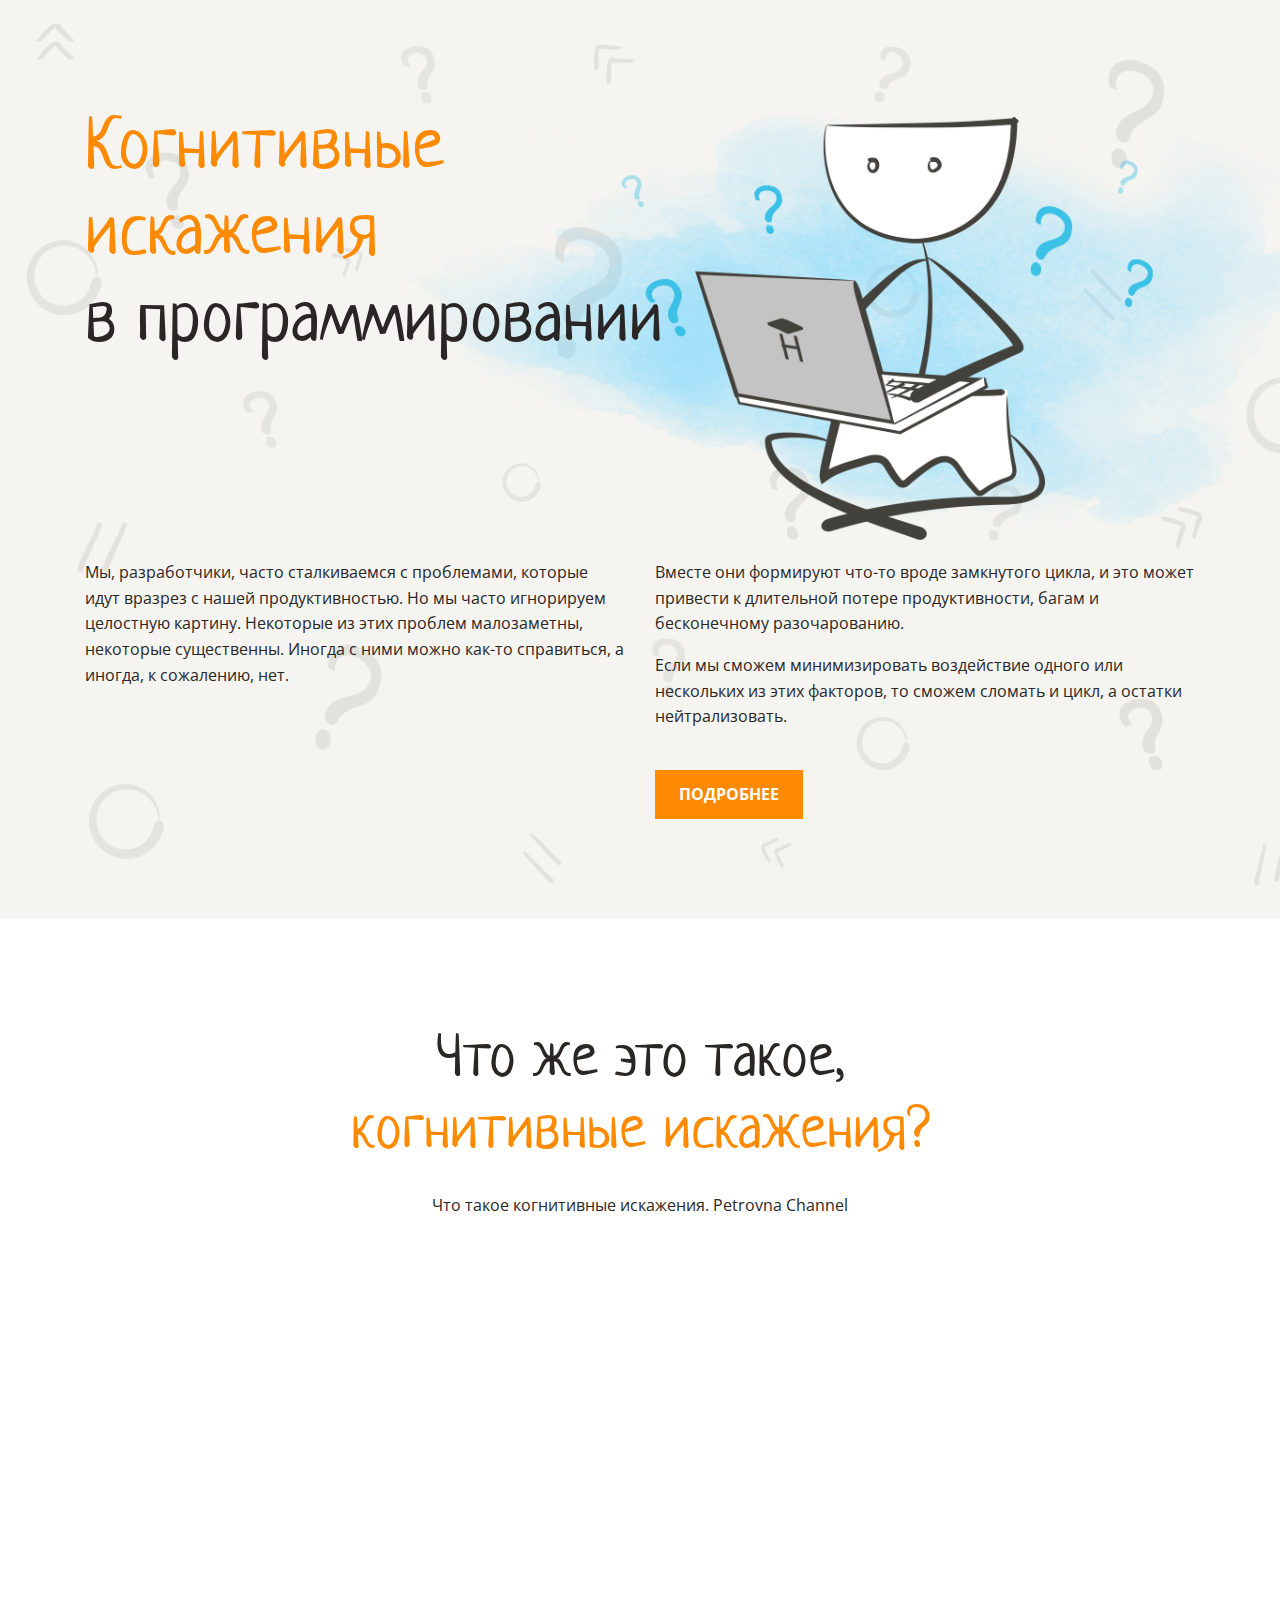
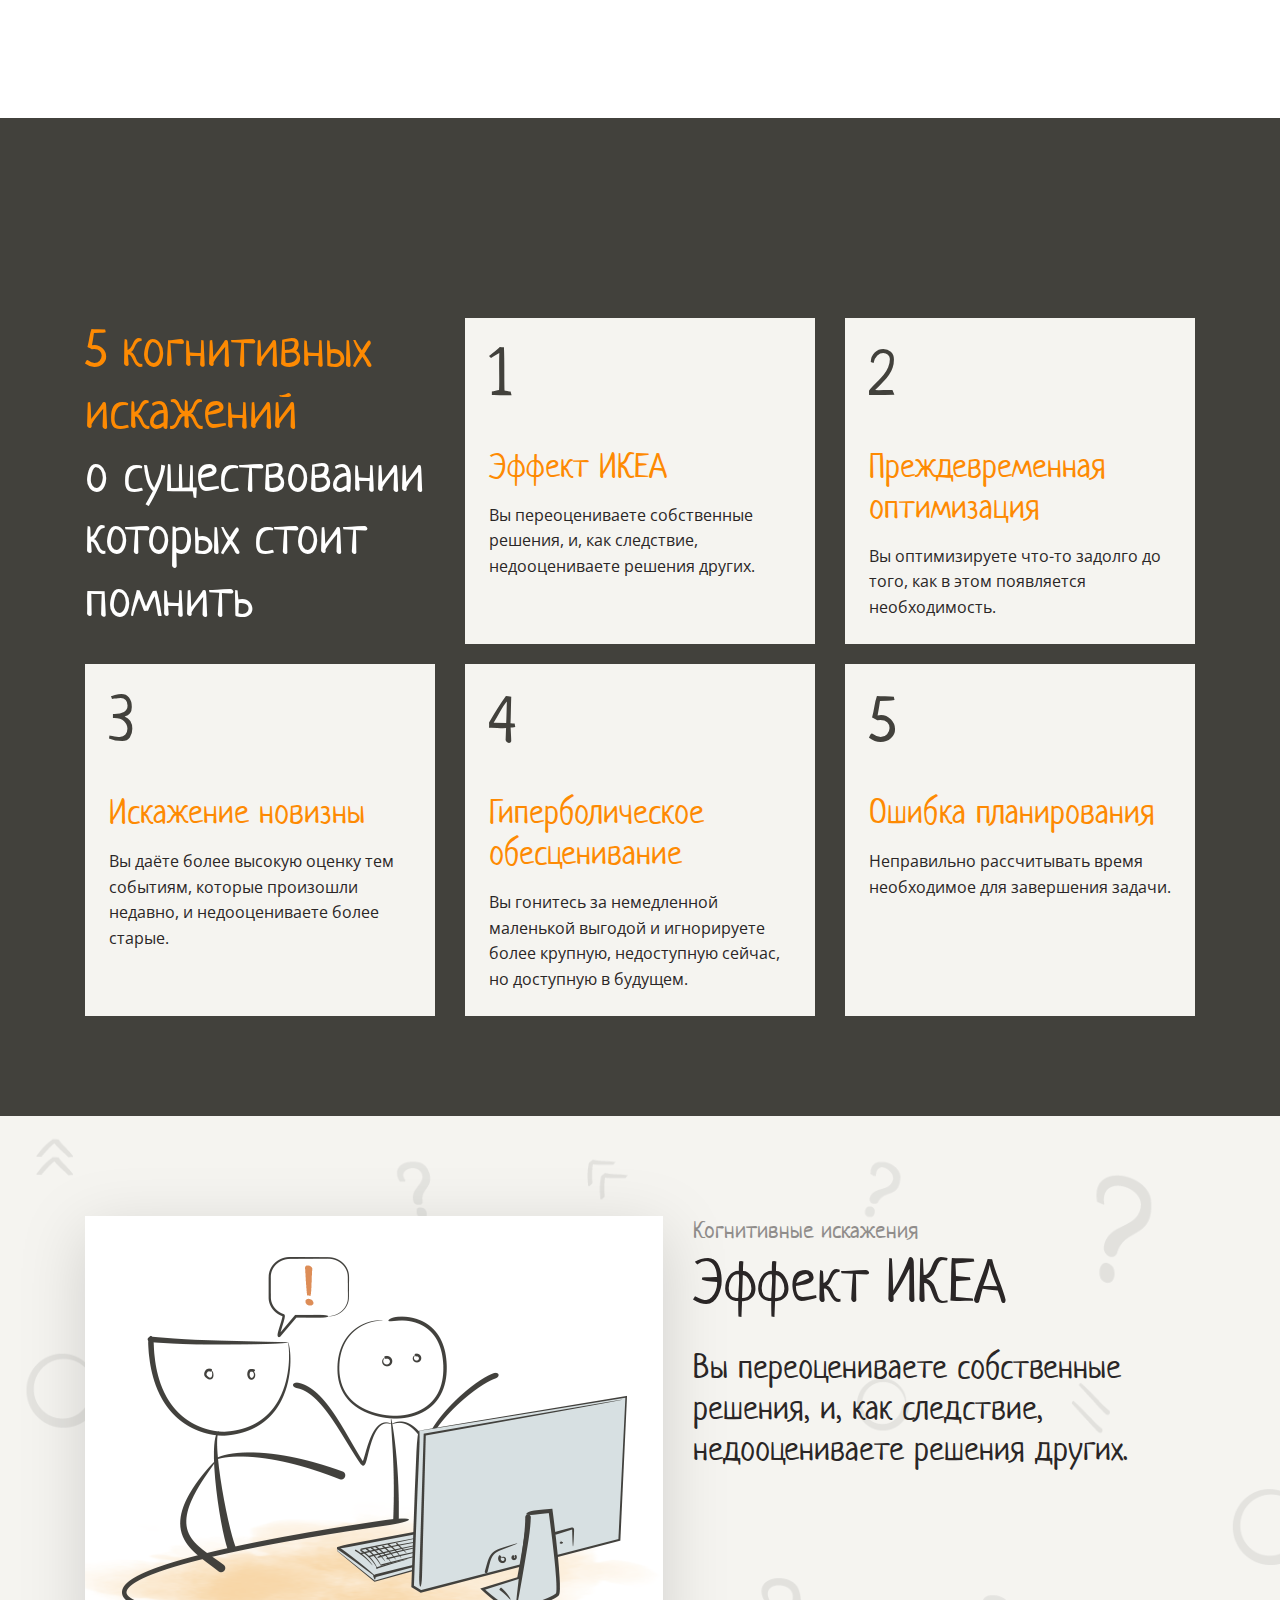
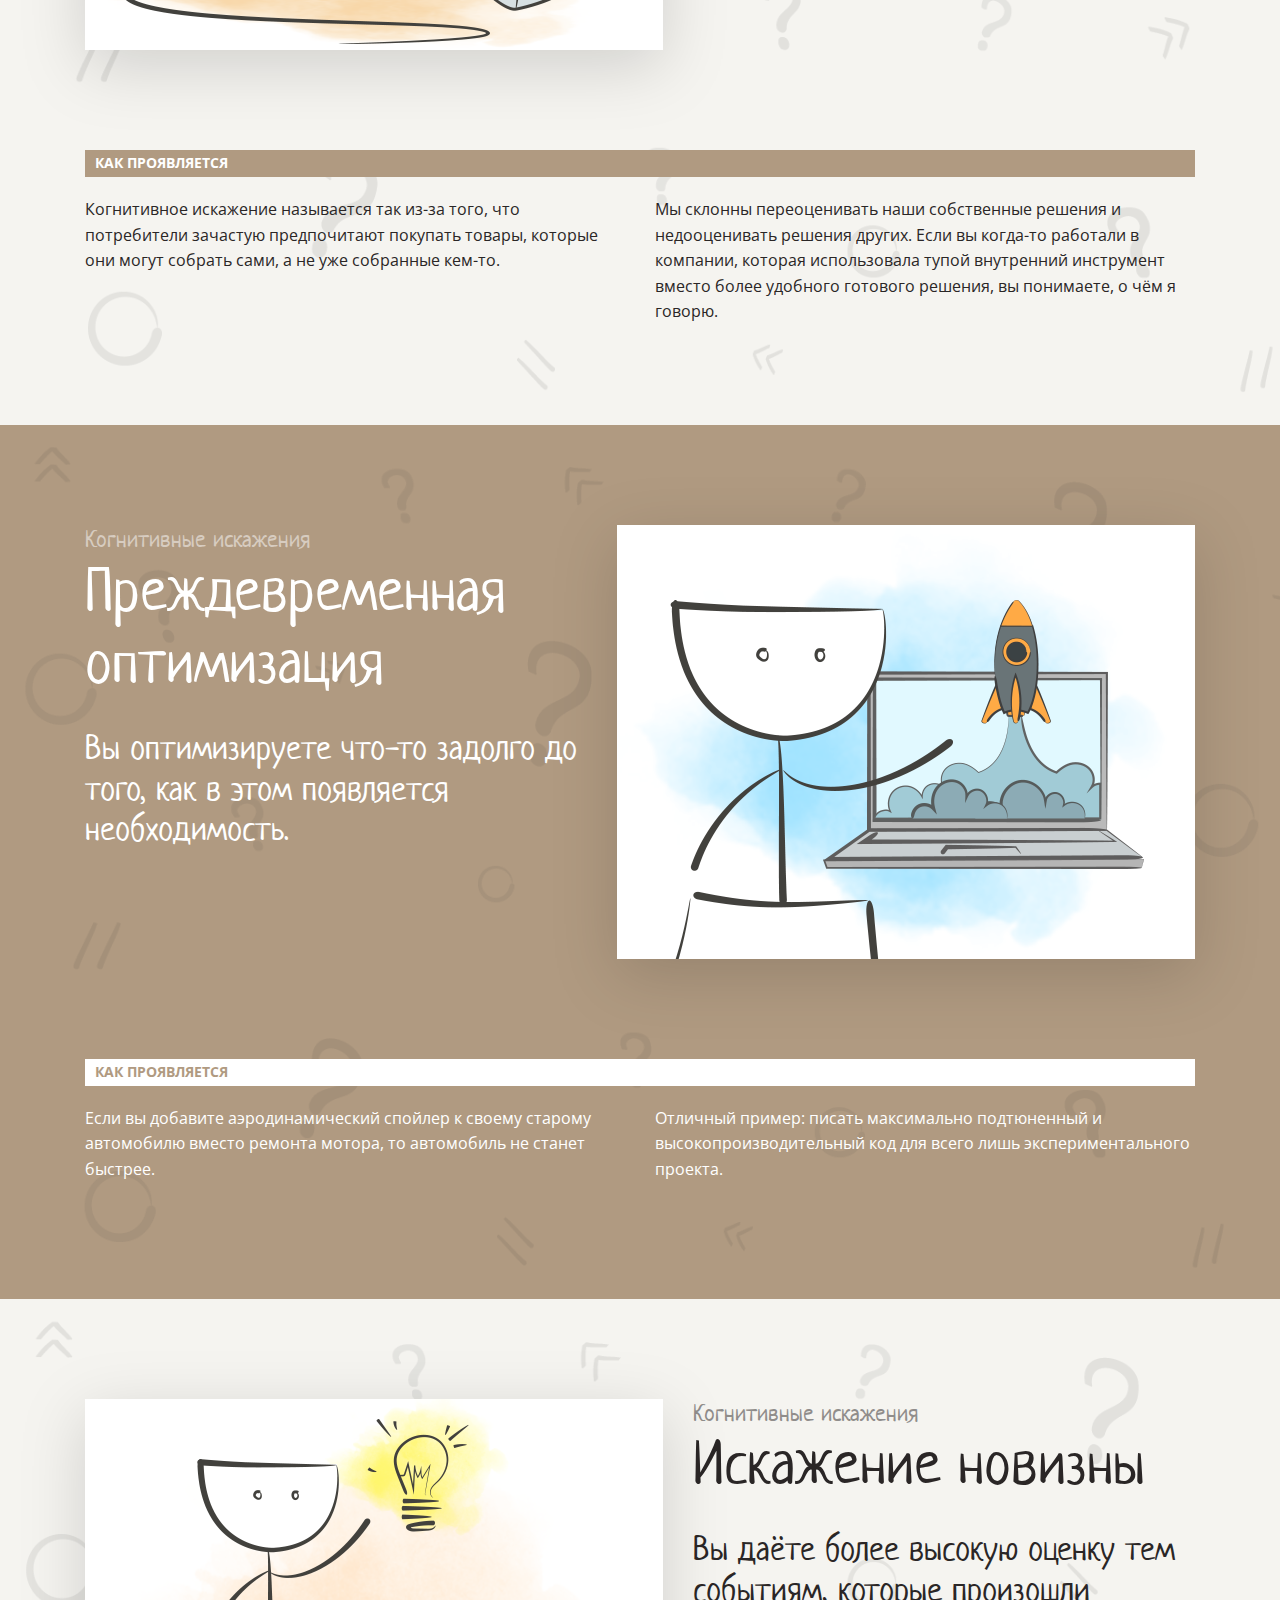
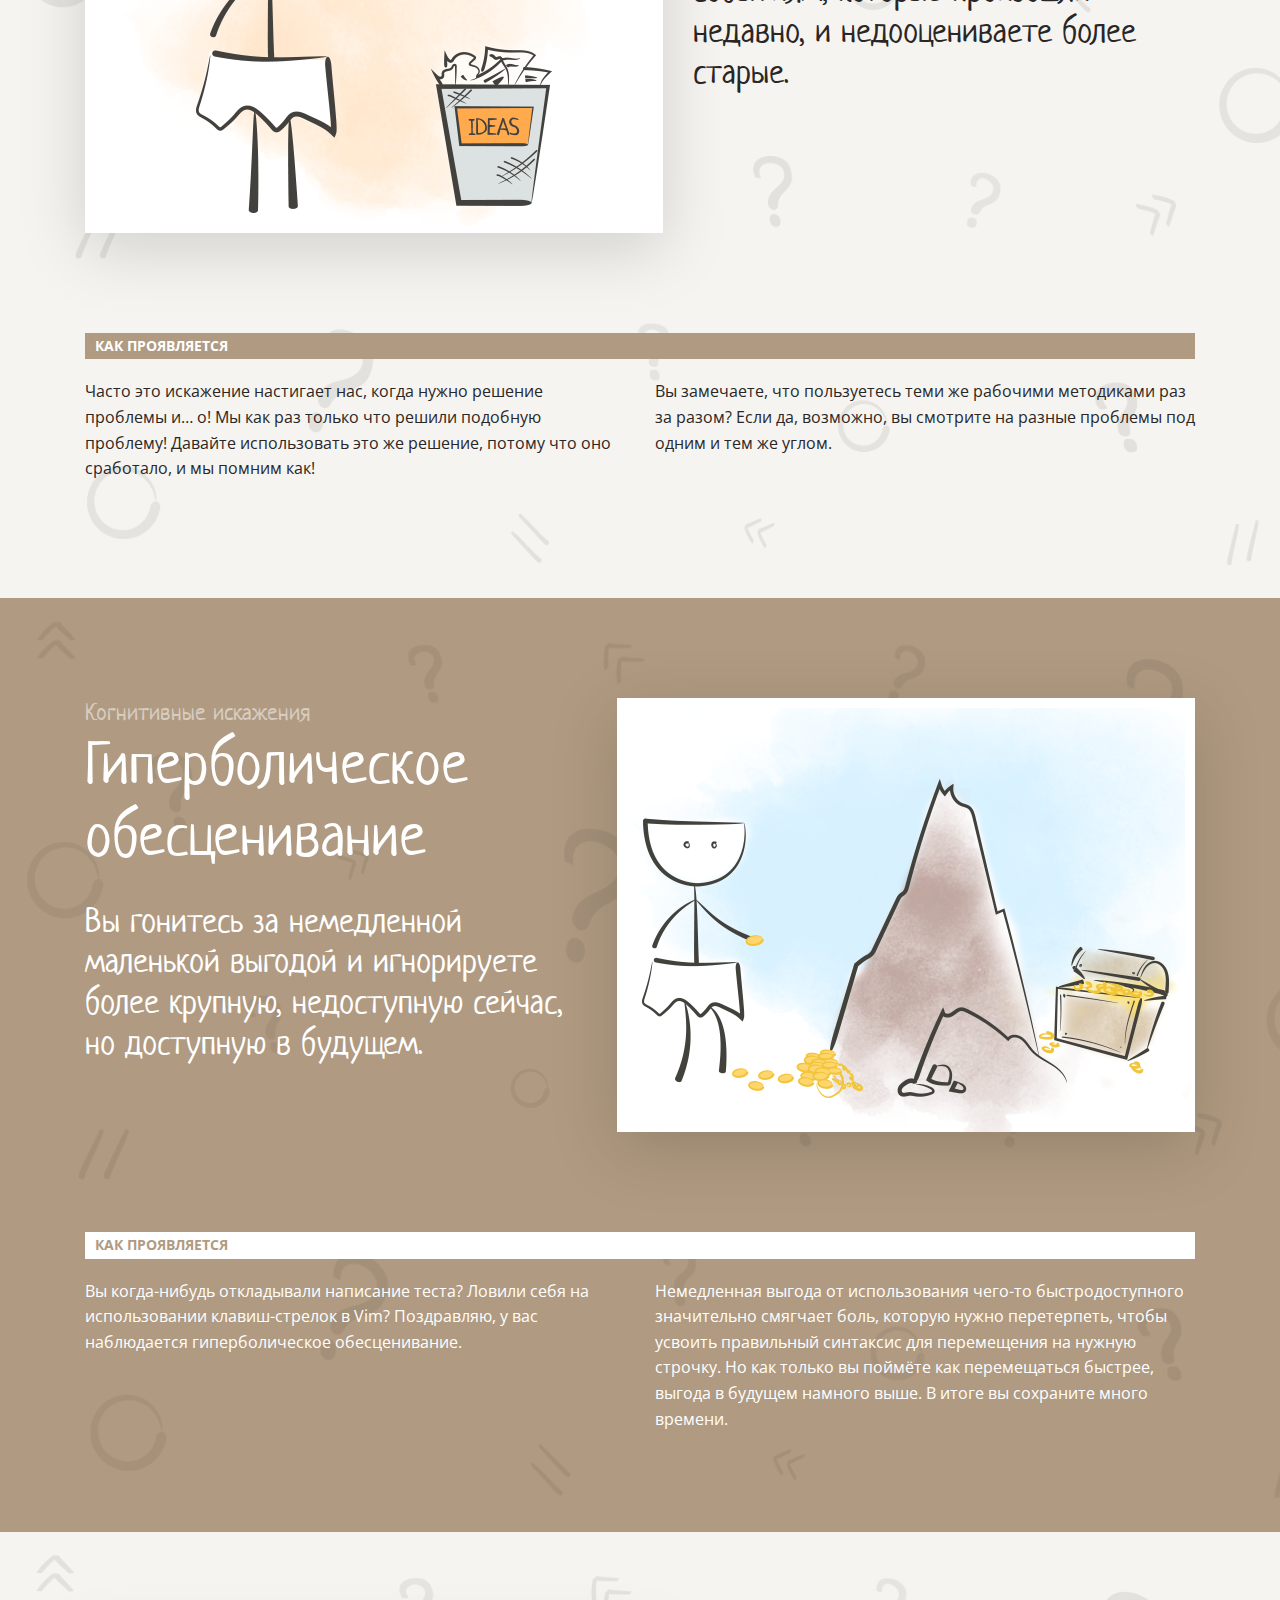
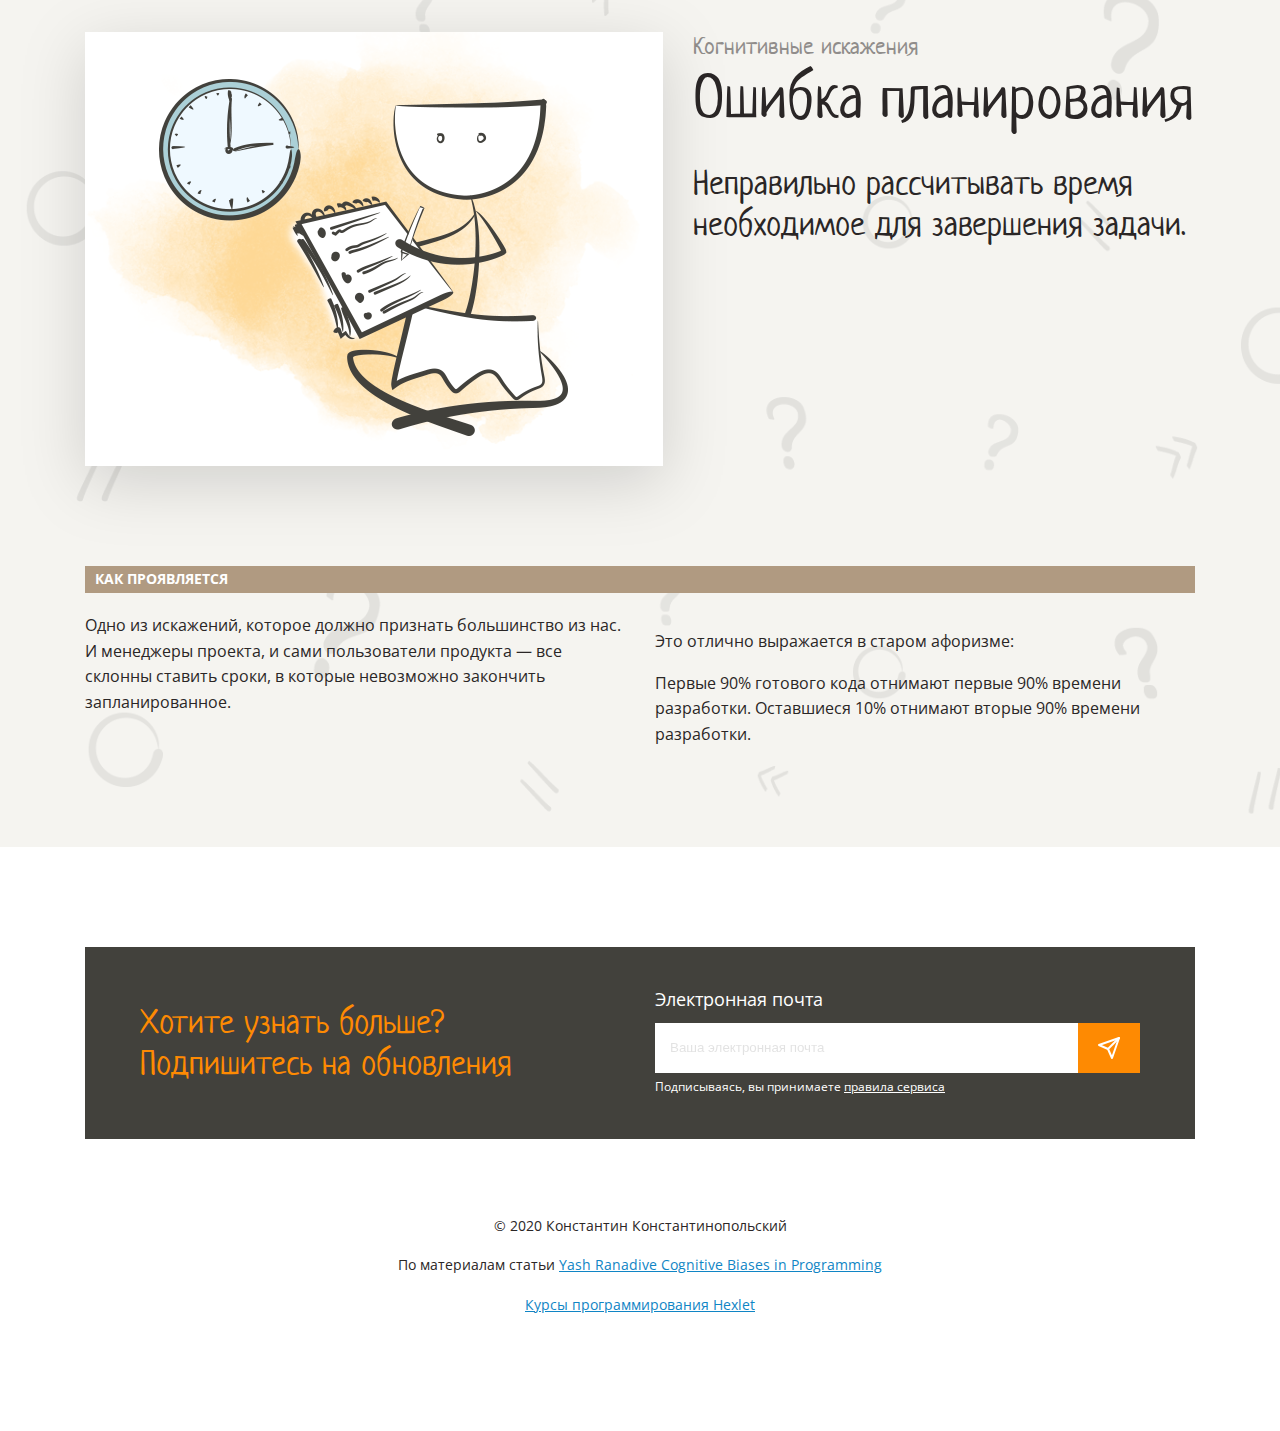
<file: src/index.html>
<!DOCTYPE html>
<html lang="ru">
  <head>
    <meta charset="UTF-8" />
    <meta name="viewport" content="width=device-width, initial-scale=1.0" />
    <meta http-equiv="X-UA-Compatible" content="ie=edge" />
    <title>Когнитивные искажения / Rocantene</title>
    <link rel="preconnect" href="https://fonts.gstatic.com" />
    <link
      href="https://fonts.googleapis.com/css2?family=Neucha&family=Open+Sans:wght@400;700&display=swap"
      rel="stylesheet"
    />
    <link rel="stylesheet" href="styles/style.css" />
  </head>
  <body>
    <header class="background background-image background-color-light">
      <div class="container">
        <div class="header-content">
          <img src="img/img-header.png" alt="" />
          <h1>
            Когнитивные<br />искажения<br /><span>в программировании</span>
          </h1>
          <div class="columns">
            <p>
              Мы, разработчики, часто сталкиваемся с проблемами, которые идут
              вразрез с нашей продуктивностью. Но мы часто игнорируем целостную
              картину. Некоторые из этих проблем малозаметны, некоторые
              существенны. Иногда с ними можно как-то справиться, а иногда, к
              сожалению, нет.
            </p>
            <p>
              Вместе они формируют что-то вроде замкнутого цикла, и это может
              привести к длительной потере продуктивности, багам и бесконечному
              разочарованию.
            </p>
            <p>
              Если мы сможем минимизировать воздействие одного или нескольких из
              этих факторов, то сможем сломать и цикл, а остатки нейтрализовать.
            </p>
          </div>
        </div>
        <a class="button" href="#navigation">Подробнее</a>
      </div>
    </header>
    <main>
      <section class="video-section">
        <div class="container">
          <div class="video-content">
            <h2 class="section-title">
              <span>Что же это такое,</span><br />когнитивные искажения?
            </h2>
            <p>Что такое когнитивные искажения. Petrovna Channel</p>
            <iframe
              class="video filter"
              width="919"
              height="569"
              src="https://www.youtube.com/embed/jie9AizBqss"
              allowfullscreen
            ></iframe>
          </div>
        </div>
      </section>
      <section
        class="nav-section background background-color-dark"
        id="navigation"
      >
        <div class="container pt-200">
          <nav class="nav-content">
            <h2>
              5 когнитивных искажений<br /><span class="color-white"
                >о существовании которых стоит помнить</span
              >
            </h2>
            <article class="card">
              <h3 class="card-title">
                <a class="card-link" href="#ikea-effect">Эффект ИКЕА</a>
              </h3>
              <p>
                Вы переоцениваете собственные решения, и, как следствие,
                недооцениваете решения других.
              </p>
            </article>
            <article class="card">
              <h3 class="card-title">
                <a class="card-link" href="#premature-optimization"
                  >Преждевременная оптимизация</a
                >
              </h3>
              <p>
                Вы оптимизируете что-то задолго до того, как в этом появляется
                необходимость.
              </p>
            </article>
            <article class="card">
              <h3 class="card-title">
                <a class="card-link" href="#distortion-of-novelty"
                  >Искажение новизны</a
                >
              </h3>
              <p>
                Вы даёте более высокую оценку тем событиям, которые произошли
                недавно, и недооцениваете более старые.
              </p>
            </article>
            <article class="card">
              <h3 class="card-title">
                <a class="card-link" href="#hyperbolic-depreciation"
                  >Гиперболическое обесценивание</a
                >
              </h3>
              <p>
                Вы гонитесь за немедленной маленькой выгодой и игнорируете более
                крупную, недоступную сейчас, но доступную в будущем.
              </p>
            </article>
            <article class="card">
              <h3 class="card-title">
                <a class="card-link" href="#errors-in-planning"
                  >Ошибка планирования</a
                >
              </h3>
              <p>
                Неправильно рассчитывать время необходимое для завершения
                задачи.
              </p>
            </article>
          </nav>
        </div>
      </section>
      <section
        class="ikea-section background background-color-light background-image"
        id="ikea-effect"
      >
        <div class="container section">
          <div class="content">
            <img class="filter" src="img/img-ikea-effect.png" alt="" />
            <div class="flex-1">
              <div class="subtitle">Когнитивные искажения</div>
              <h2 class="section-title">Эффект ИКЕА</h2>
              <h3>
                Вы переоцениваете собственные решения, и, как следствие,
                недооцениваете решения других.
              </h3>
            </div>
            <div class="columns">
              <div class="columns-title">Как проявляется</div>
              <p>
                Когнитивное искажение называется так из-за того, что потребители
                зачастую предпочитают покупать товары, которые они могут собрать
                сами, а не уже собранные кем-то.
              </p>
              <p>
                Мы склонны переоценивать наши собственные решения и
                недооценивать решения других. Если вы когда-то работали в
                компании, которая использовала тупой внутренний инструмент
                вместо более удобного готового решения, вы понимаете, о чём я
                говорю.
              </p>
            </div>
          </div>
        </div>
      </section>
      <section
        class="premature-section background background-color-brown background-image"
        id="premature-optimization"
      >
        <div class="container">
          <div class="content">
            <div class="flex-1">
              <div class="subtitle">Когнитивные искажения</div>
              <h2 class="section-title">Преждевременная оптимизация</h2>
              <h3>
                Вы оптимизируете что-то задолго до того, как в этом появляется
                необходимость.
              </h3>
            </div>
            <img
              class="filter"
              src="img/img-premature-optimization.png"
              alt=""
            />
            <div class="columns">
              <div class="columns-title">Как проявляется</div>
              <p>
                Если вы добавите аэродинамический спойлер к своему старому
                автомобилю вместо ремонта мотора, то автомобиль не станет
                быстрее.
              </p>
              <p>
                Отличный пример: писать максимально подтюненный и
                высокопроизводительный код для всего лишь экспериментального
                проекта.
              </p>
            </div>
          </div>
        </div>
      </section>
      <section
        class="distortion-section background background-color-light background-image"
        id="distortion-of-novelty"
      >
        <div class="container">
          <div class="content">
            <img
              class="filter"
              src="img/img-distortion-of-novelty.png"
              alt=""
            />
            <div class="flex-1">
              <div class="subtitle">Когнитивные искажения</div>
              <h2 class="section-title">Искажение новизны</h2>
              <h3>
                Вы даёте более высокую оценку тем событиям, которые произошли
                недавно, и недооцениваете более старые.
              </h3>
            </div>
            <div class="columns">
              <div class="columns-title">Как проявляется</div>
              <p>
                Часто это искажение настигает нас, когда нужно решение проблемы
                и… о! Мы как раз только что решили подобную проблему! Давайте
                использовать это же решение, потому что оно сработало, и мы
                помним как!
              </p>
              <p>
                Вы замечаете, что пользуетесь теми же рабочими методиками раз за
                разом? Если да, возможно, вы смотрите на разные проблемы под
                одним и тем же углом.
              </p>
            </div>
          </div>
        </div>
      </section>
      <section
        class="hyperbolic-depreciation background background-color-brown background-image"
        id="hyperbolic-depreciation"
      >
        <div class="container">
          <div class="content">
            <div class="flex-1">
              <div class="subtitle">Когнитивные искажения</div>
              <h2 class="section-title">Гиперболическое обесценивание</h2>
              <h3>
                Вы гонитесь за немедленной маленькой выгодой и игнорируете более
                крупную, недоступную сейчас, но доступную в будущем.
              </h3>
            </div>
            <img
              class="filter"
              src="img/img-hyperbolic-depreciation.png"
              alt=""
            />
            <div class="columns">
              <div class="columns-title">Как проявляется</div>
              <p>
                Вы когда-нибудь откладывали написание теста? Ловили себя на
                использовании клавиш-стрелок в Vim? Поздравляю, у вас
                наблюдается гиперболическое обесценивание.
              </p>
              <p>
                Немедленная выгода от использования чего-то быстродоступного
                значительно смягчает боль, которую нужно перетерпеть, чтобы
                усвоить правильный синтаксис для перемещения на нужную строчку.
                Но как только вы поймёте как перемещаться быстрее, выгода в
                будущем намного выше. В итоге вы сохраните много времени.
              </p>
            </div>
          </div>
        </div>
      </section>
      <section
        class="errors-section background background-color-light background-image"
        id="errors-in-planning"
      >
        <div class="container">
          <div class="content">
            <img class="filter" src="img/img-planning-error.png" alt="" />
            <div class="flex-1">
              <div class="subtitle">Когнитивные искажения</div>
              <h2 class="section-title">Ошибка планирования</h2>
              <h3>
                Неправильно рассчитывать время необходимое для завершения
                задачи.
              </h3>
            </div>
            <div class="columns">
              <div class="columns-title">Как проявляется</div>
              <p>
                Одно из искажений, которое должно признать большинство из нас. И
                менеджеры проекта, и сами пользователи продукта — все склонны
                ставить сроки, в которые невозможно закончить запланированное.
              </p>
              <p></p>
              <p>Это отлично выражается в старом афоризме:</p>
              <p>
                Первые 90% готового кода отнимают первые 90% времени разработки.
                Оставшиеся 10% отнимают вторые 90% времени разработки.
              </p>
            </div>
          </div>
        </div>
      </section>
    </main>
    <footer>
      <div class="container">
        <div class="feedback">
          <h3>
            Хотите узнать больше?<br />
            Подпишитесь на обновления
          </h3>
          <form class="color-white">
            <label class="form-label" for="email">Электронная почта</label>
            <fieldset class="form-control">
              <input
                class="form-input"
                id="email"
                placeholder="Ваша электронная почта"
                type="email"
              />
              <button class="form-submit" aria-label="Отправить"></button>
            </fieldset>
            <span class="form-privacy"
              >Подписываясь, вы принимаете
              <a class="form-link" href="#">правила сервиса</a></span
            >
          </form>
        </div>
        <div class="contacts">
          <p>© 2020 Константин Константинопольский</p>
          <p>
            По материалам статьи
            <a
              href="https://medium.com/hackernoon/cognitive-biases-in-programming-5e937707c27b"
              >Yash Ranadive Cognitive Biases in Programming</a
            >
          </p>
          <p>
            <a href="https://ru.hexlet.io/">Курсы программирования Hexlet</a>
          </p>
        </div>
      </div>
    </footer>
  </body>
</html>
</file>
<file: src/styles/style.css>
:root {
  --color-white: #fff;
  --color-translucent-white: #d7ccc0;
  --color-light: #f5f4f0;
  --color-main: #fe8a02;
  --color-main-dark: #42413c;
  --color-dark: #2a2626;
  --color-translucent-dark: #908d8b;
  --color-brown: #b09a81;
  --color-blue: #1085c5;
  --font-title: "Neucha", cursive;
}

* {
  box-sizing: border-box;
}

body {
  margin: 0;

  color: var(--color-dark);

  overflow-x: hidden;

  font-size: 16px;
  font-family: "Open Sans", sans-serif;

  line-height: 1.6em;

  counter-reset: navigation;
}

h1,
h2,
h3 {
  margin: 0;

  color: var(--color-main);
  font-weight: 400;
  font-family: var(--font-title);
  line-height: 1.2em;
}

h1 span,
h2 span,
h3 span {
  color: var(--color-dark);
}

h1 {
  position: relative;

  margin: 0 0 101px;

  font-size: 72px;
}

h2 {
  font-size: 60px;
}

h3 {
  font-size: 34px;
}

a {
  color: inherit;

  transition: 0.2s;
}

.header-content {
  display: flex;
  flex-wrap: wrap;
  align-items: flex-start;
  justify-content: space-between;
}

header img {
  position: absolute;
  top: 55px;
  right: -270px;

  height: 525px;
}

/* Background */

.background {
  position: relative;
}

.background::before,
.background::after {
  position: absolute;
  top: 0;
  left: 0;

  width: 100%;
  height: 100%;

  background-repeat: no-repeat;
  background-size: cover;

  content: "";
}

.background::before {
  z-index: -1;

  opacity: 0.1;
}

.background::after {
  z-index: -2;
}

.background-image::before {
  background-image: url("../img/background.png");
}

.background-color-light::after {
  background-color: var(--color-light);
}

.background-color-dark::after {
  background-color: var(--color-main-dark);
}

.background-color-brown::after {
  background-color: var(--color-brown);
}

/* Navigation */

.nav-content {
  display: flex;

  flex-wrap: wrap;

  column-gap: 30px;
  row-gap: 20px;
}

.nav-content h2 {
  flex: 1 1 0%;

  font-size: 52px;
}

/* Button */

.button {
  display: inline-block;
  margin-top: 40px;
  margin-left: calc(50% + 15px);
  padding: 12px 24px;

  color: var(--color-white);
  font-weight: bold;

  text-transform: uppercase;
  text-decoration: none;

  background-color: var(--color-main);
}

.button:hover {
  background-color: #ea7600;
}

/* Card */

.card {
  position: relative;

  align-self: stretch;
  width: calc((100% / 3) - 20px);
  padding: 24px;

  background-color: var(--color-light);

  transition: 0.2s;
}

.card:hover {
  color: var(--color-white);

  background-color: var(--color-main);
}

.card::before {
  display: block;
  margin: 0 0 40px;

  color: var(--color-main-dark);
  font-size: 64px;
  font-family: var(--font-title);
  line-height: 1;

  transition: 0.2s;

  content: counter(navigation);
  counter-increment: navigation;
}

.card:hover::before {
  color: var(--color-white);
}

.card-title {
  margin: 0 0 16px;
}

.card:hover .card-title {
  color: var(--color-white);
}

.card-link {
  text-decoration: none;
}

.card-link::before {
  position: absolute;
  top: 0;
  left: 0;

  width: 100%;
  height: 100%;

  content: "";
}

.card p {
  margin: 0;
}

/* Contacts */

.contacts {
  margin: 74px 0 0;

  font-size: 14px;
  text-align: center;
}

.contacts a {
  color: var(--color-blue);
}

/* Form */

.feedback {
  display: flex;
  align-items: center;
  justify-content: space-between;
  padding: 40px 55px;

  background-color: var(--color-main-dark);
}

.form-label {
  display: block;
  margin: 0 0 10px;

  font-size: 18px;
}

.form-control {
  position: relative;

  margin: 0;
  padding: 0;

  border: 0;
}

.form-input {
  width: 423px;
  height: 50px;
  margin-right: 62px;
  padding: 15px;

  border: 0;
  outline: none;
}

.form-input::-webkit-input-placeholder {
  font-size: 13, 1px;

  opacity: 0.2;
}

.form-input::-moz-placeholder {
  font-size: 13, 1px;

  opacity: 0.2;
}

.form-submit {
  position: absolute;
  top: 0;
  right: 0;

  width: 62px;
  height: 50px;

  background-color: var(--color-main);
  border: 0;

  cursor: pointer;

  transition: 0.2s;
}

.form-submit:hover {
  background-color: #ea7600;
}

.form-submit::before {
  position: absolute;
  top: 50%;
  left: 50%;

  width: 24px;
  height: 24px;
  margin-top: -12px;
  margin-left: -12px;

  background-image: url("../img/send.svg");

  content: "";
}

.form-privacy {
  font-size: 12px;
  line-height: 1.6;
}

/* Section */

.container {
  position: relative;

  max-width: 1110px;
  margin: 0 auto;
  padding: 100px 0;

  column-gap: 30px;
}

.content {
  display: flex;
  flex-wrap: wrap;

  column-gap: 30px;
}

.section-title {
  margin: 0 0 30px;
}

.section-title + p {
  margin: 0 0 30px;
}

.background-color-light .section-title {
  color: var(--color-dark);
}

.background-color-brown .section-title {
  color: var(--color-white);
}

.background-color-light h3 {
  color: var(--color-dark);
}

.background-color-brown h3 {
  color: var(--color-white);
}

/* Columns */

.columns {
  margin-top: 100px;
  break-inside: avoid;

  columns: 2;
  column-gap: 30px;
}

.background-color-brown .columns {
  color: var(--color-white);
}

.columns p {
  margin-top: 0;
  break-inside: avoid;
}

.columns p:first-of-type {
  break-after: column;
}

.columns p:last-of-type {
  margin-bottom: 0;
}

.columns-title {
  margin: 0 0 20px;
  padding: 5px 10px;

  color: var(--color-white);

  font-weight: 700;
  font-size: 14px;
  line-height: 1.2;
  text-transform: uppercase;
  column-span: all;

  background-color: var(--color-brown);
}

.background-color-brown .columns-title {
  color: var(--color-brown);

  background-color: var(--color-white);
}

/* Video */

.video {
  margin-bottom: -200px;

  border: 0;
}

.video-content {
  display: flex;
  flex-direction: column;
  flex-wrap: wrap;
  align-items: center;

  text-align: center;
}

/* Subscriber */

.subscriber {
  display: flex;
  align-items: center;
  justify-content: space-between;
  max-width: 1110px;
  margin: 0 auto;
  padding: 40px 55px;

  background-color: var(--color-main-dark);
}

.subscriber h3 {
  color: var(--color-white);
}

/* Subtitle */

.subtitle {
  color: var(--color-translucent-dark);
  font-size: 24px;
  font-family: var(--font-title);
  line-height: 1.2;
}

.background-color-brown .subtitle {
  color: var(--color-translucent-white);
}

/* Atomic */

.color-white {
  color: var(--color-white);
}

.flex-1 {
  flex: 1;
}

.filter {
  filter: drop-shadow(0 16px 32px rgba(0, 0, 0, 0.15));
}

.font-size-52 {
  font-size: 52px;
}

.pt-200 {
  padding-top: 200px;
}

.row-gap-20 {
  row-gap: 20px;
}

.mb-1em {
  margin-bottom: 1em;
}
</file>
